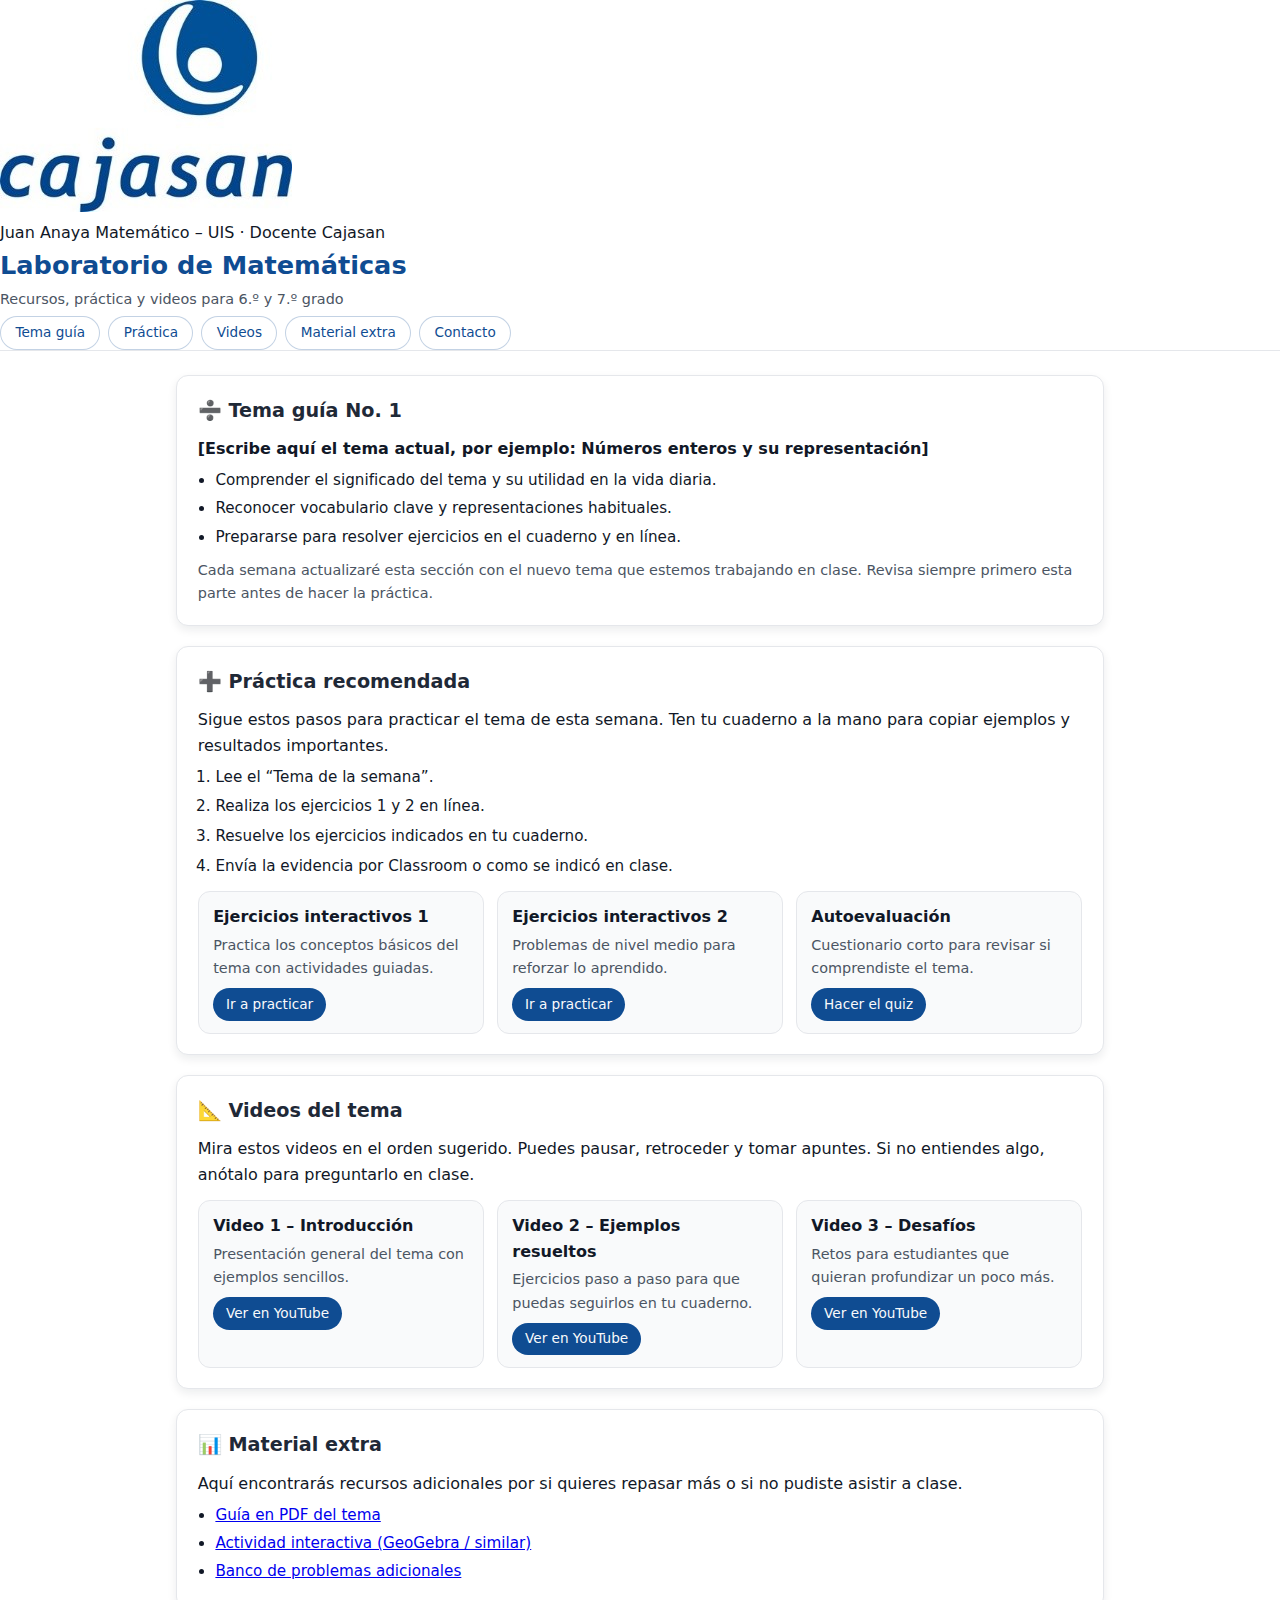
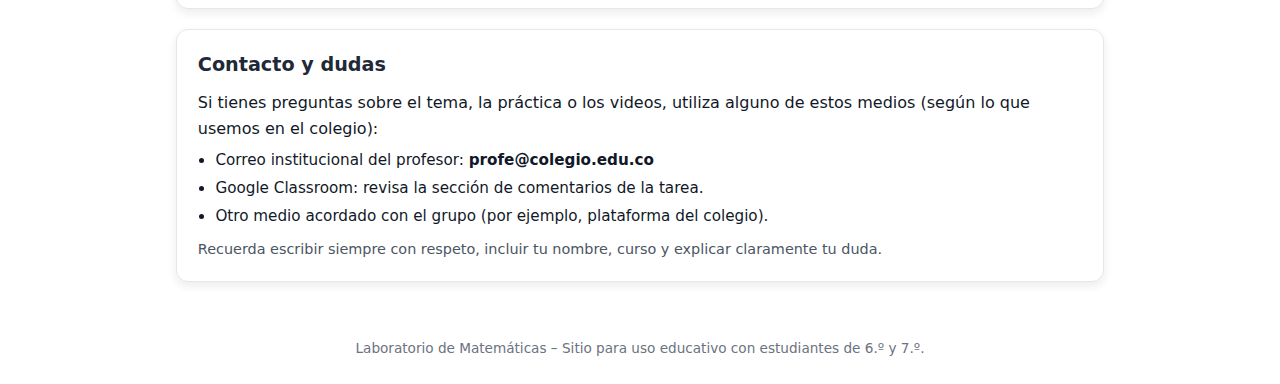
<file: index.html>
<!DOCTYPE html>
<html lang="es">
<head>
  <meta charset="UTF-8" />
  <meta name="viewport" content="width=device-width, initial-scale=1.0" />
  <title>Laboratorio de Matemáticas – 6.º y 7.º</title>
  <link rel="stylesheet" href="styles.css" />
</head>
<body>
   <header class="top-bar">
    <div class="brand-row">
      <div class="brand-left">
        <img src="logo.png" alt="Logo Cajasan" class="logo-cajasan" />
        <div class="brand-text">
          <span class="brand-name">Juan Anaya</span>
          <span class="brand-role">Matemático – UIS · Docente Cajasan</span>
        </div>
      </div>
    </div>

    <h1>Laboratorio de Matemáticas</h1>
    <p>Recursos, práctica y videos para 6.º y 7.º grado</p>
    <nav class="main-nav">
      <a href="#tema">Tema guía</a>
      <a href="#practica">Práctica</a>
      <a href="#videos">Videos</a>
      <a href="#extra">Material extra</a>
      <a href="#contacto">Contacto</a>
    </nav>
  </header>


  <main class="container">
    <!-- Sección tema Tema guía -->
    <section id="tema" class="card card-tema">
      <h2>➗ Tema guía No. 1</h2>
      <p><strong>[Escribe aquí el tema actual, por ejemplo: Números enteros y su representación]</strong></p>
      <ul>
        <li>Comprender el significado del tema y su utilidad en la vida diaria.</li>
        <li>Reconocer vocabulario clave y representaciones habituales.</li>
        <li>Prepararse para resolver ejercicios en el cuaderno y en línea.</li>
      </ul>
      <p class="nota">
        Cada semana actualizaré esta sección con el nuevo tema que estemos trabajando en clase.
        Revisa siempre primero esta parte antes de hacer la práctica.
      </p>
    </section>

    <!-- Sección práctica -->
    <section id="practica" class="card card-practica">
      <h2>➕ Práctica recomendada</h2>
      <p>
        Sigue estos pasos para practicar el tema de esta semana. Ten tu cuaderno a la mano
        para copiar ejemplos y resultados importantes.
      </p>
      <ol class="steps">
        <li>Lee el “Tema de la semana”.</li>
        <li>Realiza los ejercicios 1 y 2 en línea.</li>
        <li>Resuelve los ejercicios indicados en tu cuaderno.</li>
        <li>Envía la evidencia por Classroom o como se indicó en clase.</li>
      </ol>

      <div class="links-grid">
        <div class="link-card">
          <h3>Ejercicios interactivos 1</h3>
          <p>Practica los conceptos básicos del tema con actividades guiadas.</p>
          <a href="https://www.ejemplo.com/ejercicios1" target="_blank" rel="noopener">
            Ir a practicar
          </a>
        </div>
        <div class="link-card">
          <h3>Ejercicios interactivos 2</h3>
          <p>Problemas de nivel medio para reforzar lo aprendido.</p>
          <a href="https://www.ejemplo.com/ejercicios2" target="_blank" rel="noopener">
            Ir a practicar
          </a>
        </div>
        <div class="link-card">
          <h3>Autoevaluación</h3>
          <p>Cuestionario corto para revisar si comprendiste el tema.</p>
          <a href="https://www.ejemplo.com/quiz" target="_blank" rel="noopener">
            Hacer el quiz
          </a>
        </div>
      </div>
    </section>

    <!-- Sección videos -->
    <section id="videos" class="card card-videos">
      <h2>📐 Videos del tema</h2>
      <p>
        Mira estos videos en el orden sugerido. Puedes pausar, retroceder y tomar apuntes.
        Si no entiendes algo, anótalo para preguntarlo en clase.
      </p>

      <div class="video-grid">
        <div class="video-card">
          <h3>Video 1 – Introducción</h3>
          <p>Presentación general del tema con ejemplos sencillos.</p>
          <a href="https://www.youtube.com/" target="_blank" rel="noopener">
            Ver en YouTube
          </a>
        </div>
        <div class="video-card">
          <h3>Video 2 – Ejemplos resueltos</h3>
          <p>Ejercicios paso a paso para que puedas seguirlos en tu cuaderno.</p>
          <a href="https://www.youtube.com/" target="_blank" rel="noopener">
            Ver en YouTube
          </a>
        </div>
        <div class="video-card">
          <h3>Video 3 – Desafíos</h3>
          <p>Retos para estudiantes que quieran profundizar un poco más.</p>
          <a href="https://www.youtube.com/" target="_blank" rel="noopener">
            Ver en YouTube
          </a>
        </div>
      </div>
    </section>

    <!-- Sección material extra -->
    <section id="extra" class="card card-extra">
      <h2>📊 Material extra</h2>
      <p>
        Aquí encontrarás recursos adicionales por si quieres repasar más o si no pudiste
        asistir a clase.
      </p>
      <ul>
        <li>
          <a href="https://www.ejemplo.com/guia.pdf" target="_blank" rel="noopener">
            Guía en PDF del tema
          </a>
        </li>
        <li>
          <a href="https://www.ejemplo.com/geogebra" target="_blank" rel="noopener">
            Actividad interactiva (GeoGebra / similar)
          </a>
        </li>
        <li>
          <a href="https://www.ejemplo.com/banco-problemas" target="_blank" rel="noopener">
            Banco de problemas adicionales
          </a>
        </li>
      </ul>
    </section>

    <!-- Sección contacto -->
    <section id="contacto" class="card">
      <h2>Contacto y dudas</h2>
      <p>
        Si tienes preguntas sobre el tema, la práctica o los videos, utiliza alguno
        de estos medios (según lo que usemos en el colegio):
      </p>
      <ul>
        <li>Correo institucional del profesor: <strong>profe@colegio.edu.co</strong></li>
        <li>Google Classroom: revisa la sección de comentarios de la tarea.</li>
        <li>Otro medio acordado con el grupo (por ejemplo, plataforma del colegio).</li>
      </ul>
      <p class="nota">
        Recuerda escribir siempre con respeto, incluir tu nombre, curso y explicar
        claramente tu duda.
      </p>
    </section>
  </main>

  <footer class="footer">
    <p>Laboratorio de Matemáticas – Sitio para uso educativo con estudiantes de 6.º y 7.º.</p>
  </footer>
</body>
</html>
</file>
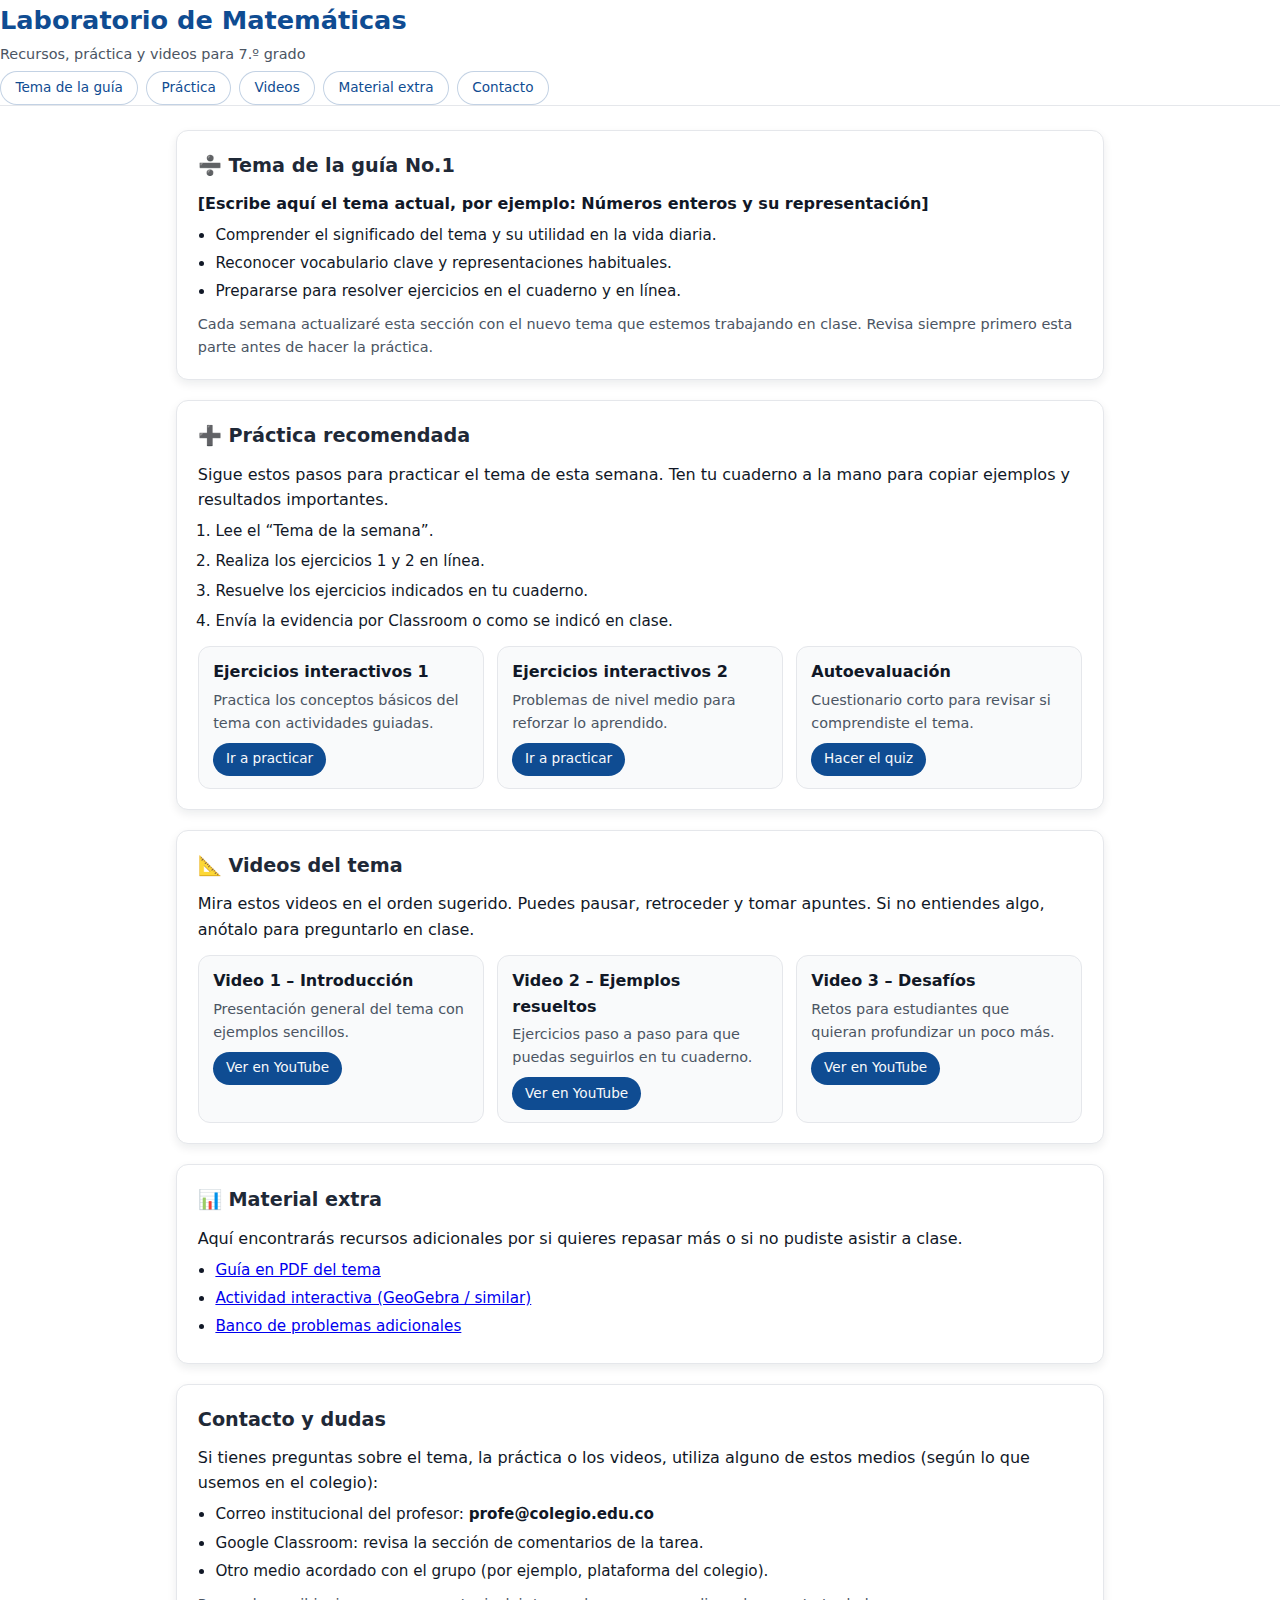
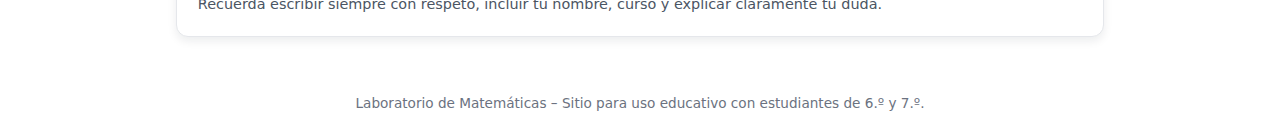
<file: septimo.html>
<!DOCTYPE html>
<html lang="es">
<head>
  <meta charset="UTF-8" />
  <meta name="viewport" content="width=device-width, initial-scale=1.0" />
  <title>Laboratorio de Matemáticas – 7.º</title>
  <link rel="stylesheet" href="styles.css" />
</head>
<body>
  <header class="top-bar">
    <h1>Laboratorio de Matemáticas</h1>
    <p>Recursos, práctica y videos para 7.º grado</p>
    <nav class="main-nav">
      <a href="#tema">Tema de la guía</a>
      <a href="#practica">Práctica</a>
      <a href="#videos">Videos</a>
      <a href="#extra">Material extra</a>
      <a href="#contacto">Contacto</a>
    </nav>
  </header>

  <main class="container">
    <!-- Sección tema de la semana -->
    <section id="tema" class="card card-tema">
      <h2>➗ Tema de la guía No.1</h2>
      <p><strong>[Escribe aquí el tema actual, por ejemplo: Números enteros y su representación]</strong></p>
      <ul>
        <li>Comprender el significado del tema y su utilidad en la vida diaria.</li>
        <li>Reconocer vocabulario clave y representaciones habituales.</li>
        <li>Prepararse para resolver ejercicios en el cuaderno y en línea.</li>
      </ul>
      <p class="nota">
        Cada semana actualizaré esta sección con el nuevo tema que estemos trabajando en clase.
        Revisa siempre primero esta parte antes de hacer la práctica.
      </p>
    </section>

    <!-- Sección práctica -->
    <section id="practica" class="card card-practica">
      <h2>➕ Práctica recomendada</h2>
      <p>
        Sigue estos pasos para practicar el tema de esta semana. Ten tu cuaderno a la mano
        para copiar ejemplos y resultados importantes.
      </p>
      <ol class="steps">
        <li>Lee el “Tema de la semana”.</li>
        <li>Realiza los ejercicios 1 y 2 en línea.</li>
        <li>Resuelve los ejercicios indicados en tu cuaderno.</li>
        <li>Envía la evidencia por Classroom o como se indicó en clase.</li>
      </ol>

      <div class="links-grid">
        <div class="link-card">
          <h3>Ejercicios interactivos 1</h3>
          <p>Practica los conceptos básicos del tema con actividades guiadas.</p>
          <a href="https://www.ejemplo.com/ejercicios1" target="_blank" rel="noopener">
            Ir a practicar
          </a>
        </div>
        <div class="link-card">
          <h3>Ejercicios interactivos 2</h3>
          <p>Problemas de nivel medio para reforzar lo aprendido.</p>
          <a href="https://www.ejemplo.com/ejercicios2" target="_blank" rel="noopener">
            Ir a practicar
          </a>
        </div>
        <div class="link-card">
          <h3>Autoevaluación</h3>
          <p>Cuestionario corto para revisar si comprendiste el tema.</p>
          <a href="https://www.ejemplo.com/quiz" target="_blank" rel="noopener">
            Hacer el quiz
          </a>
        </div>
      </div>
    </section>

    <!-- Sección videos -->
    <section id="videos" class="card card-videos">
      <h2>📐 Videos del tema</h2>
      <p>
        Mira estos videos en el orden sugerido. Puedes pausar, retroceder y tomar apuntes.
        Si no entiendes algo, anótalo para preguntarlo en clase.
      </p>

      <div class="video-grid">
        <div class="video-card">
          <h3>Video 1 – Introducción</h3>
          <p>Presentación general del tema con ejemplos sencillos.</p>
          <a href="https://www.youtube.com/" target="_blank" rel="noopener">
            Ver en YouTube
          </a>
        </div>
        <div class="video-card">
          <h3>Video 2 – Ejemplos resueltos</h3>
          <p>Ejercicios paso a paso para que puedas seguirlos en tu cuaderno.</p>
          <a href="https://www.youtube.com/" target="_blank" rel="noopener">
            Ver en YouTube
          </a>
        </div>
        <div class="video-card">
          <h3>Video 3 – Desafíos</h3>
          <p>Retos para estudiantes que quieran profundizar un poco más.</p>
          <a href="https://www.youtube.com/" target="_blank" rel="noopener">
            Ver en YouTube
          </a>
        </div>
      </div>
    </section>

    <!-- Sección material extra -->
    <section id="extra" class="card card-extra">
      <h2>📊 Material extra</h2>
      <p>
        Aquí encontrarás recursos adicionales por si quieres repasar más o si no pudiste
        asistir a clase.
      </p>
      <ul>
        <li>
          <a href="https://www.ejemplo.com/guia.pdf" target="_blank" rel="noopener">
            Guía en PDF del tema
          </a>
        </li>
        <li>
          <a href="https://www.ejemplo.com/geogebra" target="_blank" rel="noopener">
            Actividad interactiva (GeoGebra / similar)
          </a>
        </li>
        <li>
          <a href="https://www.ejemplo.com/banco-problemas" target="_blank" rel="noopener">
            Banco de problemas adicionales
          </a>
        </li>
      </ul>
    </section>

    <!-- Sección contacto -->
    <section id="contacto" class="card">
      <h2>Contacto y dudas</h2>
      <p>
        Si tienes preguntas sobre el tema, la práctica o los videos, utiliza alguno
        de estos medios (según lo que usemos en el colegio):
      </p>
      <ul>
        <li>Correo institucional del profesor: <strong>profe@colegio.edu.co</strong></li>
        <li>Google Classroom: revisa la sección de comentarios de la tarea.</li>
        <li>Otro medio acordado con el grupo (por ejemplo, plataforma del colegio).</li>
      </ul>
      <p class="nota">
        Recuerda escribir siempre con respeto, incluir tu nombre, curso y explicar
        claramente tu duda.
      </p>
    </section>
  </main>

  <footer class="footer">
    <p>Laboratorio de Matemáticas – Sitio para uso educativo con estudiantes de 6.º y 7.º.</p>
  </footer>
</body>
</html>
</file>
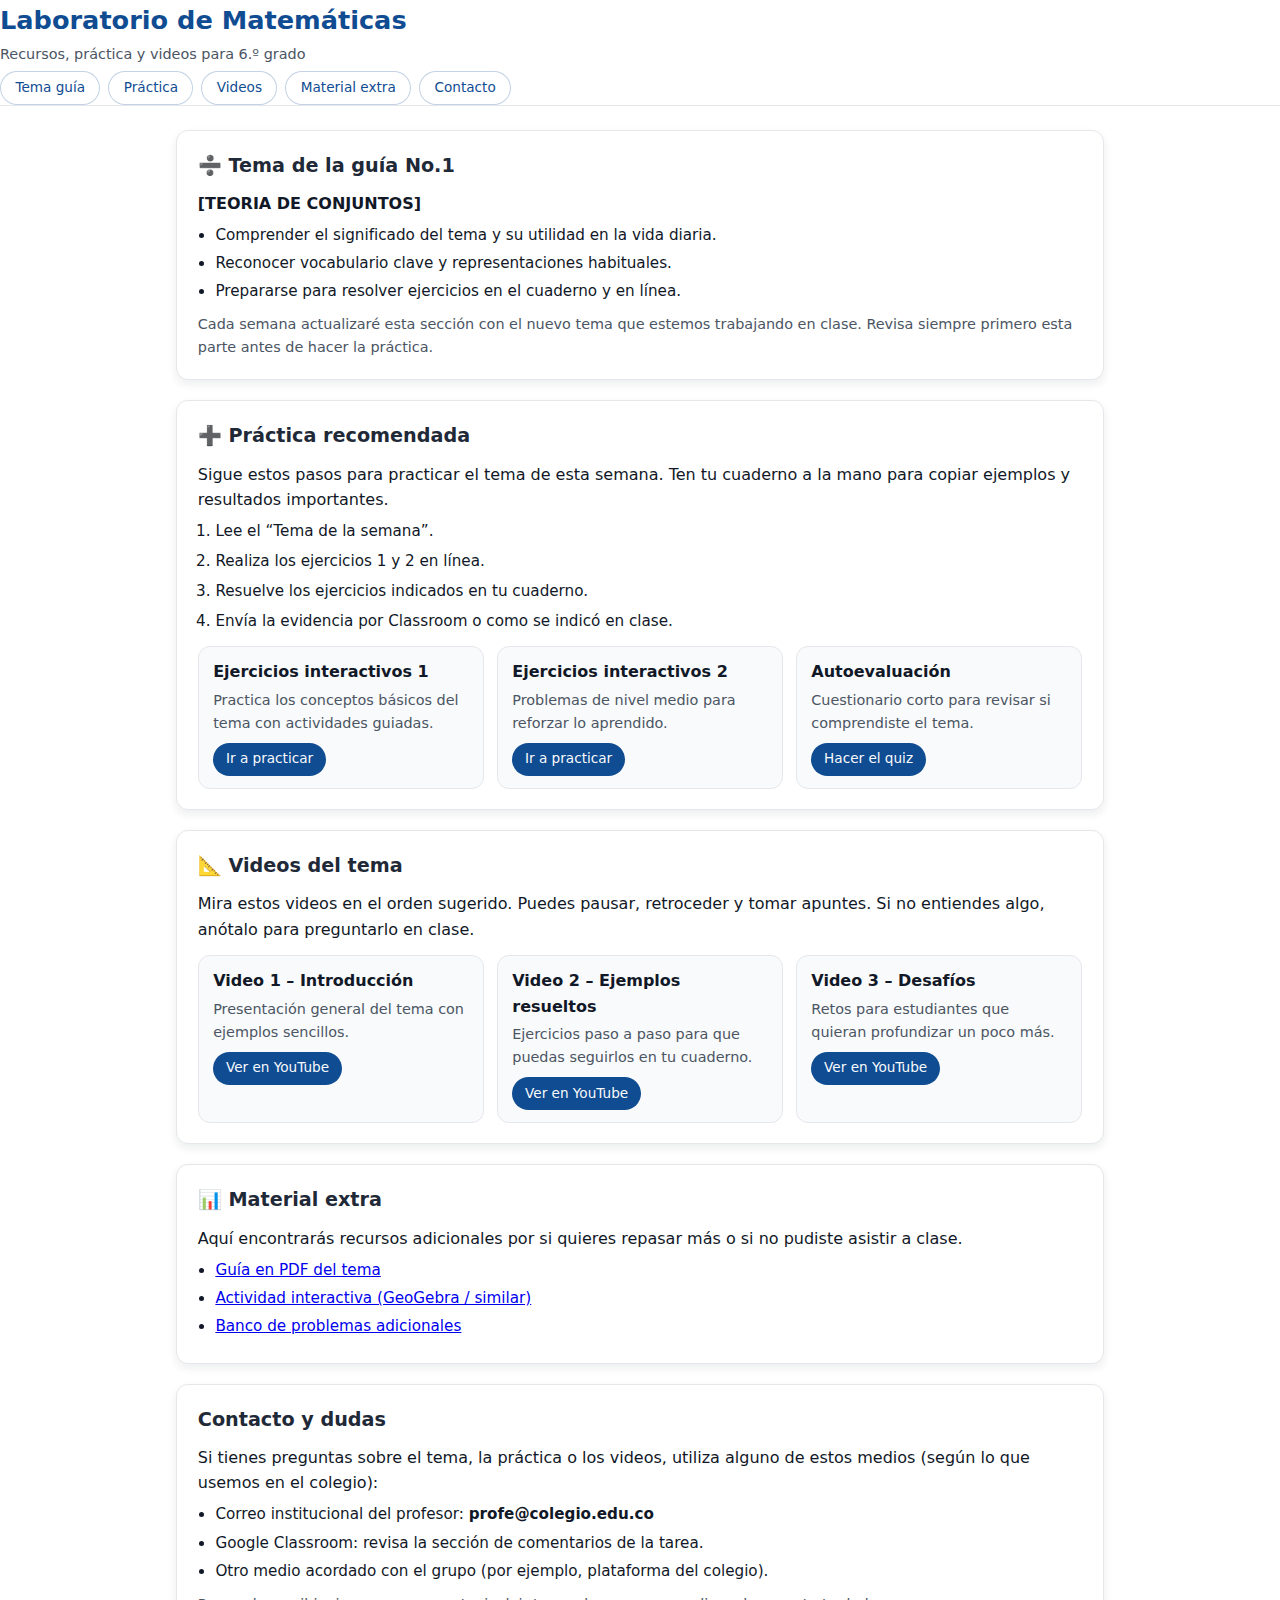
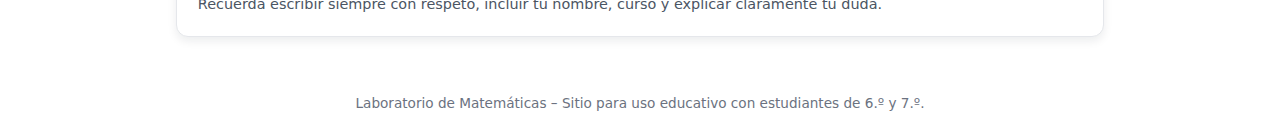
<file: sexto.html>
<!DOCTYPE html>
<html lang="es">
<head>
  <meta charset="UTF-8" />
  <meta name="viewport" content="width=device-width, initial-scale=1.0" />
  <title>Laboratorio de Matemáticas – 6.º</title>
  <link rel="stylesheet" href="styles.css" />
</head>
<body>
  <header class="top-bar">
    <h1>Laboratorio de Matemáticas</h1>
    <p>Recursos, práctica y videos para 6.º grado</p>
    <nav class="main-nav">
      <a href="#tema">Tema guía</a>
      <a href="#practica">Práctica</a>
      <a href="#videos">Videos</a>
      <a href="#extra">Material extra</a>
      <a href="#contacto">Contacto</a>
    </nav>
  </header>

  <main class="container">
    <!-- Sección tema de la semana -->
    <section id="tema" class="card card-tema">
      <h2>➗ Tema de la guía No.1</h2>
      <p><strong>[TEORIA DE CONJUNTOS]</strong></p>
      <ul>
        <li>Comprender el significado del tema y su utilidad en la vida diaria.</li>
        <li>Reconocer vocabulario clave y representaciones habituales.</li>
        <li>Prepararse para resolver ejercicios en el cuaderno y en línea.</li>
      </ul>
      <p class="nota">
        Cada semana actualizaré esta sección con el nuevo tema que estemos trabajando en clase.
        Revisa siempre primero esta parte antes de hacer la práctica.
      </p>
    </section>

    <!-- Sección práctica -->
    <section id="practica" class="card card-practica">
      <h2>➕ Práctica recomendada</h2>
      <p>
        Sigue estos pasos para practicar el tema de esta semana. Ten tu cuaderno a la mano
        para copiar ejemplos y resultados importantes.
      </p>
      <ol class="steps">
        <li>Lee el “Tema de la semana”.</li>
        <li>Realiza los ejercicios 1 y 2 en línea.</li>
        <li>Resuelve los ejercicios indicados en tu cuaderno.</li>
        <li>Envía la evidencia por Classroom o como se indicó en clase.</li>
      </ol>

      <div class="links-grid">
        <div class="link-card">
          <h3>Ejercicios interactivos 1</h3>
          <p>Practica los conceptos básicos del tema con actividades guiadas.</p>
          <a href="https://www.ejemplo.com/ejercicios1" target="_blank" rel="noopener">
            Ir a practicar
          </a>
        </div>
        <div class="link-card">
          <h3>Ejercicios interactivos 2</h3>
          <p>Problemas de nivel medio para reforzar lo aprendido.</p>
          <a href="https://www.ejemplo.com/ejercicios2" target="_blank" rel="noopener">
            Ir a practicar
          </a>
        </div>
        <div class="link-card">
          <h3>Autoevaluación</h3>
          <p>Cuestionario corto para revisar si comprendiste el tema.</p>
          <a href="https://www.ejemplo.com/quiz" target="_blank" rel="noopener">
            Hacer el quiz
          </a>
        </div>
      </div>
    </section>

    <!-- Sección videos -->
    <section id="videos" class="card card-videos">
      <h2>📐 Videos del tema</h2>
      <p>
        Mira estos videos en el orden sugerido. Puedes pausar, retroceder y tomar apuntes.
        Si no entiendes algo, anótalo para preguntarlo en clase.
      </p>

      <div class="video-grid">
        <div class="video-card">
          <h3>Video 1 – Introducción</h3>
          <p>Presentación general del tema con ejemplos sencillos.</p>
          <a href="https://www.youtube.com/" target="_blank" rel="noopener">
            Ver en YouTube
          </a>
        </div>
        <div class="video-card">
          <h3>Video 2 – Ejemplos resueltos</h3>
          <p>Ejercicios paso a paso para que puedas seguirlos en tu cuaderno.</p>
          <a href="https://www.youtube.com/" target="_blank" rel="noopener">
            Ver en YouTube
          </a>
        </div>
        <div class="video-card">
          <h3>Video 3 – Desafíos</h3>
          <p>Retos para estudiantes que quieran profundizar un poco más.</p>
          <a href="https://www.youtube.com/" target="_blank" rel="noopener">
            Ver en YouTube
          </a>
        </div>
      </div>
    </section>

    <!-- Sección material extra -->
    <section id="extra" class="card card-extra">
      <h2>📊 Material extra</h2>
      <p>
        Aquí encontrarás recursos adicionales por si quieres repasar más o si no pudiste
        asistir a clase.
      </p>
      <ul>
        <li>
          <a href="https://www.ejemplo.com/guia.pdf" target="_blank" rel="noopener">
            Guía en PDF del tema
          </a>
        </li>
        <li>
          <a href="https://www.ejemplo.com/geogebra" target="_blank" rel="noopener">
            Actividad interactiva (GeoGebra / similar)
          </a>
        </li>
        <li>
          <a href="https://www.ejemplo.com/banco-problemas" target="_blank" rel="noopener">
            Banco de problemas adicionales
          </a>
        </li>
      </ul>
    </section>

    <!-- Sección contacto -->
    <section id="contacto" class="card">
      <h2>Contacto y dudas</h2>
      <p>
        Si tienes preguntas sobre el tema, la práctica o los videos, utiliza alguno
        de estos medios (según lo que usemos en el colegio):
      </p>
      <ul>
        <li>Correo institucional del profesor: <strong>profe@colegio.edu.co</strong></li>
        <li>Google Classroom: revisa la sección de comentarios de la tarea.</li>
        <li>Otro medio acordado con el grupo (por ejemplo, plataforma del colegio).</li>
      </ul>
      <p class="nota">
        Recuerda escribir siempre con respeto, incluir tu nombre, curso y explicar
        claramente tu duda.
      </p>
    </section>
  </main>

  <footer class="footer">
    <p>Laboratorio de Matemáticas – Sitio para uso educativo con estudiantes de 6.º y 7.º.</p>
  </footer>
</body>
</html>
</file>
<file: styles.css>
/* Estilos generales */
* {
  box-sizing: border-box;
  margin: 0;
  padding: 0;
  font-family: system-ui, -apple-system, BlinkMacSystemFont, "Segoe UI", sans-serif;
}

body {
  background: #ffffff;
  color: #111827;
  line-height: 1.6;
}


/* Logo a la izquierda */
.logo {
  width: 60px;
  height: 60px;
  border-radius: 12px;
  object-fit: cover;
  background: #ffffff;
  box-shadow: 0 3px 8px rgba(15, 23, 42, 0.18);
}

/* Botones de grado */
.grade-nav {
  display: flex;
  justify-content: flex-start;
  gap: 0.5rem;
  flex-wrap: wrap;
}

.grade-tab {
  border-radius: 999px;
  border: 1px solid rgba(15, 76, 146, 0.25);
  background: rgba(15, 23, 42, 0.03);
  color: #0f4c92;
  padding: 0.35rem 1rem;
  font-size: 0.9rem;
  cursor: pointer;
}

.grade-tab:hover {
  background: rgba(15, 76, 146, 0.1);
}

.grade-tab.active {
  background: #0f4c92;
  color: #f9fafb;
  font-weight: 600;
}

/* Menú principal */
.main-nav {
  margin-top: 0.35rem;
  display: flex;
  flex-wrap: wrap;
  justify-content: flex-start;
  gap: 0.5rem;
}

.main-nav a {
  color: #0f4c92;
  text-decoration: none;
  padding: 0.3rem 0.9rem;
  border-radius: 999px;
  border: 1px solid rgba(15, 76, 146, 0.25);
  font-size: 0.85rem;
  background: #ffffff;
}

.main-nav a:hover {
  background: #0f4c92;
  color: #f9fafb;
}

/* Contenedor principal */
.container {
  max-width: 960px;
  margin: 1.5rem auto 2.5rem;
  padding: 0 1rem;
  display: flex;
  flex-direction: column;
  gap: 1.25rem;
}

/* Tarjetas */
.card {
  background: #ffffff;
  border-radius: 0.75rem;
  padding: 1.25rem 1.3rem;
  box-shadow: 0 4px 10px rgba(15, 23, 42, 0.08);
  border: 1px solid #e5e7eb;
}

.card h2 {
  font-size: 1.2rem;
  margin-bottom: 0.6rem;
  color: #1f2937;
}

/* Listas y pasos */
.card ul,
.card ol {
  margin-left: 1.1rem;
  margin-top: 0.4rem;
}

.card li {
  margin-bottom: 0.25rem;
  font-size: 0.95rem;
}

.steps li {
  margin-bottom: 0.35rem;
}

.nota {
  margin-top: 0.6rem;
  font-size: 0.9rem;
  color: #4b5563;
}

/* Grid de enlaces */
.links-grid,
.video-grid {
  margin-top: 0.8rem;
  display: grid;
  grid-template-columns: repeat(auto-fit, minmax(220px, 1fr));
  gap: 0.8rem;
}

.link-card,
.video-card {
  border-radius: 0.75rem;
  border: 1px solid #e5e7eb;
  padding: 0.75rem 0.9rem;
  background: #f9fafb;
}

.link-card h3,
.video-card h3 {
  font-size: 1rem;
  margin-bottom: 0.25rem;
}

.link-card p,
.video-card p {
  font-size: 0.9rem;
  margin-bottom: 0.5rem;
  color: #4b5563;
}

.link-card a,
.video-card a {
  display: inline-block;
  text-decoration: none;
  background: #0f4c92;
  color: #f9fafb;
  padding: 0.35rem 0.8rem;
  border-radius: 999px;
  font-size: 0.85rem;
}

.link-card a:hover,
.video-card a:hover {
  background: #2563eb;
}

/* Footer */
.footer {
  text-align: center;
  font-size: 0.85rem;
  color: #6b7280;
  padding: 1rem 0 1.5rem;
}

/* Utilidad */
.hidden {
  display: none;
}

/* Responsivo */
@media (max-width: 640px) {
  .top-bar-inner {
    align-items: flex-start;
  }

  .brand {
    align-items: flex-start;
  }

  .top-bar h1 {
    font-size: 1.3rem;
  }

  .card {
    padding: 1rem 0.9rem;
  }
}
/* --- CABECERA NUEVA --- */
.top-bar {
  background: #ffffff;
  color: #111827;
  border-bottom: 1px solid #e5e7eb;
}

.top-bar-inner {
  max-width: 960px;
  margin: 0 auto;
  padding: 0.75rem 1rem 1rem;
  display: flex;
  flex-direction: column;
  gap: 0.6rem;
}

.brand {
  display: flex;
  align-items: center;
  gap: 0.75rem;
}

.logo {
  width: 60px;
  height: 60px;
  border-radius: 12px;
  object-fit: cover;
  background: #ffffff;
  box-shadow: 0 3px 8px rgba(15, 23, 42, 0.18);
}

.top-bar h1 {
  font-size: 1.6rem;
  margin-bottom: 0.1rem;
  color: #0f4c92;
}

.top-bar p {
  font-size: 0.9rem;
  color: #4b5563;
}

.main-nav {
  margin-top: 0.35rem;
  display: flex;
  flex-wrap: wrap;
  justify-content: flex-start;
  gap: 0.5rem;
}

.main-nav a {
  color: #0f4c92;
  text-decoration: none;
  padding: 0.3rem 0.9rem;
  border-radius: 999px;
  border: 1px solid rgba(15, 76, 146, 0.25);
  font-size: 0.85rem;
  background: #ffffff;
}

.main-nav a:hover {
  background: #0f4c92;
  color: #f9fafb;
}
</file>
